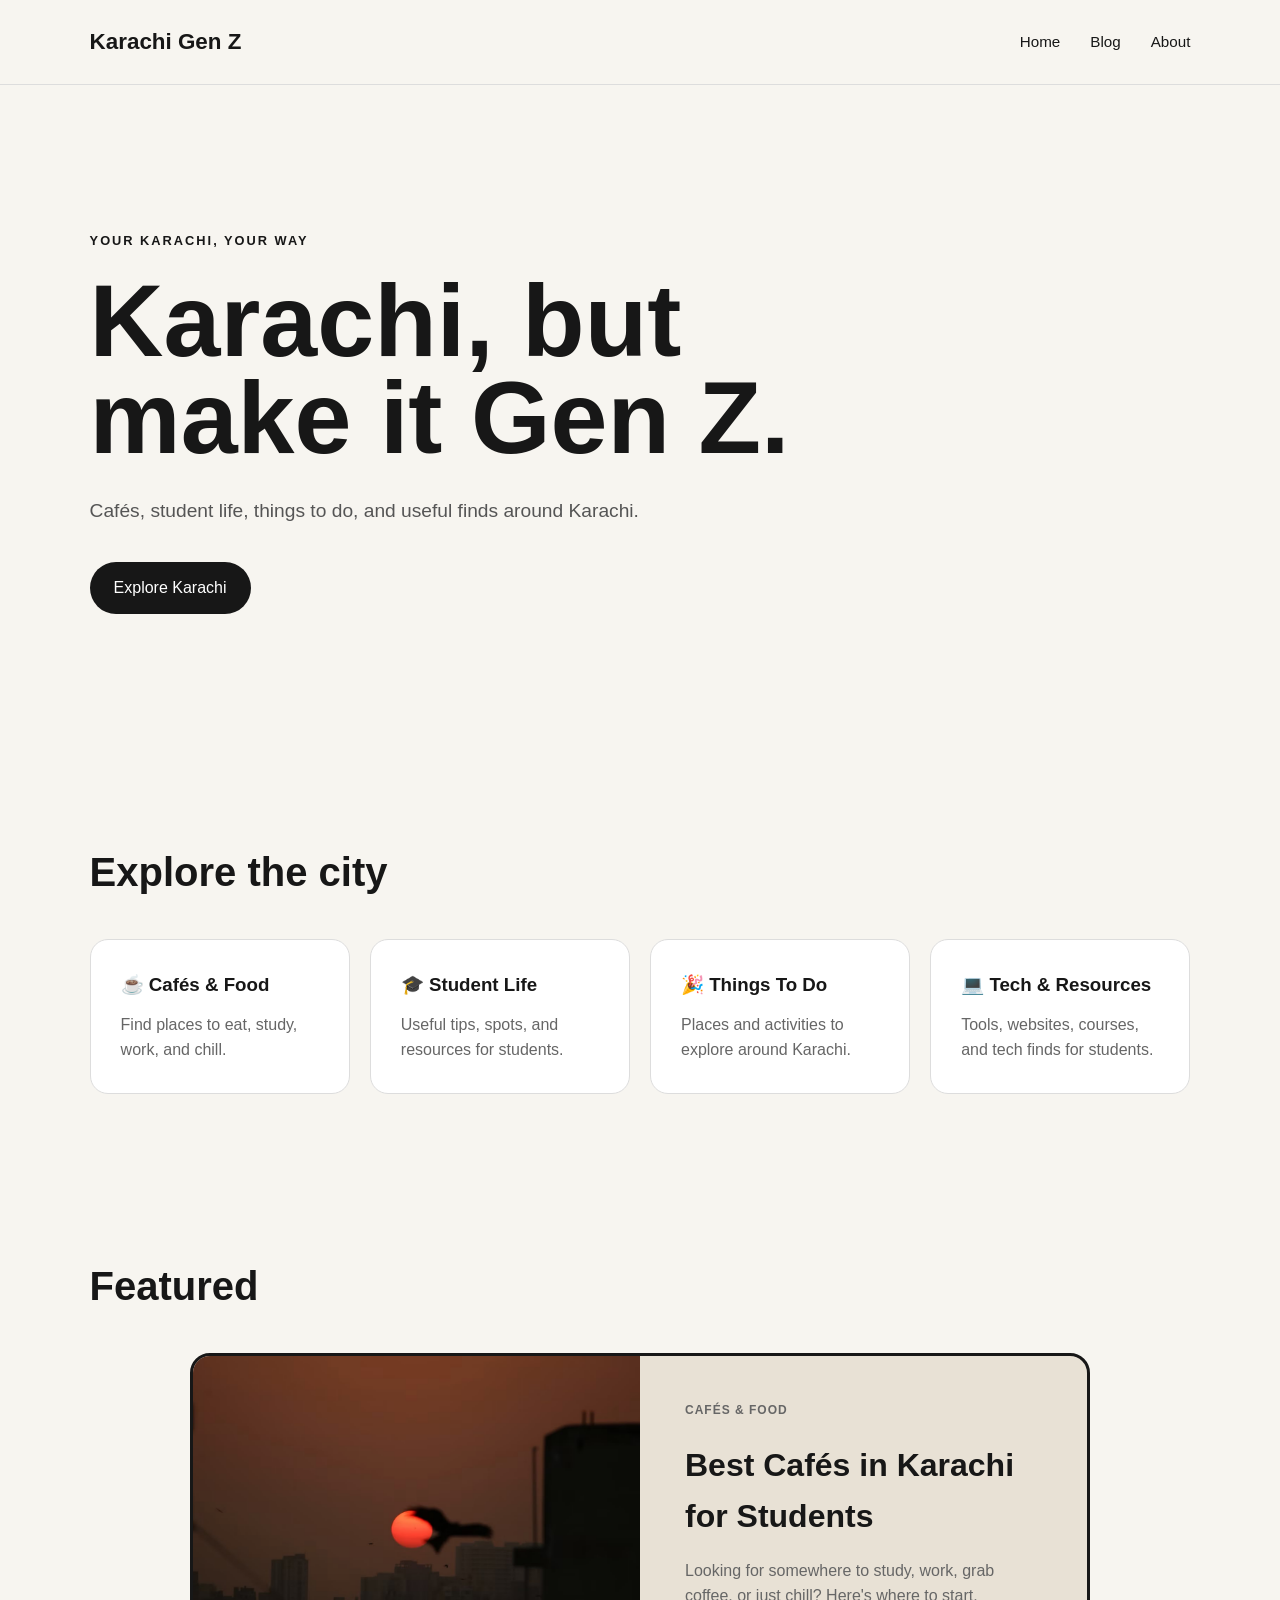
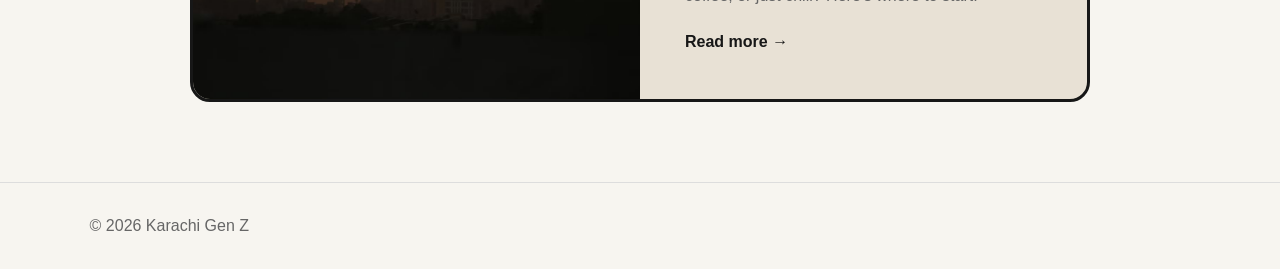
<file: index.html>
<!DOCTYPE html>
<html lang="en">
<head>
    <meta charset="UTF-8">
    <meta name="viewport" content="width=device-width, initial-scale=1.0">
    <title>Karachi Gen Z | Cafés, Things to Do & Student Life</title>
    <meta name="description"
        content="Karachi Gen Z — a guide to cafés, student life, things to do, and useful resources in Karachi.">
    <link rel="stylesheet" href="style.css">
</head>
<body>
    <header>
        <nav aria-label="Main navigation">
            <a href="index.html" class="logo">Karachi Gen Z</a>
            <div class="nav-links">
                <a href="index.html">Home</a>
                <a href="blog.html">Blog</a>
                <a href="about.html">About</a>
            </div>
        </nav>
    </header>
    <main>
        <section class="hero">
            <p class="eyebrow">YOUR KARACHI, YOUR WAY</p>
            <h1>Karachi, but make it Gen Z.</h1>
            <p class="hero-text">
                Cafés, student life, things to do, and useful finds around Karachi.
            </p>
            <a href="blog.html" class="button">Explore Karachi</a>
        </section>
        <section class="categories">
            <h2>Explore the city</h2>
            <div class="category-grid">
                <div class="category-card">
                    <h3>☕ Cafés & Food</h3>
                    <p>Find places to eat, study, work, and chill.</p>
                </div>
                <div class="category-card">
                    <h3>🎓 Student Life</h3>
                    <p>Useful tips, spots, and resources for students.</p>
                </div>
                <div class="category-card">
                    <h3>🎉 Things To Do</h3>
                    <p>Places and activities to explore around Karachi.</p>
                </div>
                <div class="category-card">
                    <h3>💻 Tech & Resources</h3>
                    <p>Tools, websites, courses, and tech finds for students.</p>
                </div>
            </div>
        </section>
        <section class="featured">
            <h2>Featured</h2>
            <article class="article-card">
                <div class="article-image">
                    <img src="images/karachi.jpg" alt="Karachi city">
                </div>
                <div class="article-content">
                    <p class="article-category">CAFÉS & FOOD</p>
                    <h3>Best Cafés in Karachi for Students</h3>
                    <p>
                        Looking for somewhere to study, work, grab coffee,
                        or just chill? Here's where to start.
                    </p>
                    <a href="blog.html">Read more →</a>
                </div>
            </article>
        </section>
    </main>
    <footer>
        <p>© 2026 Karachi Gen Z</p>
    </footer>
</body>
</html>
</file>
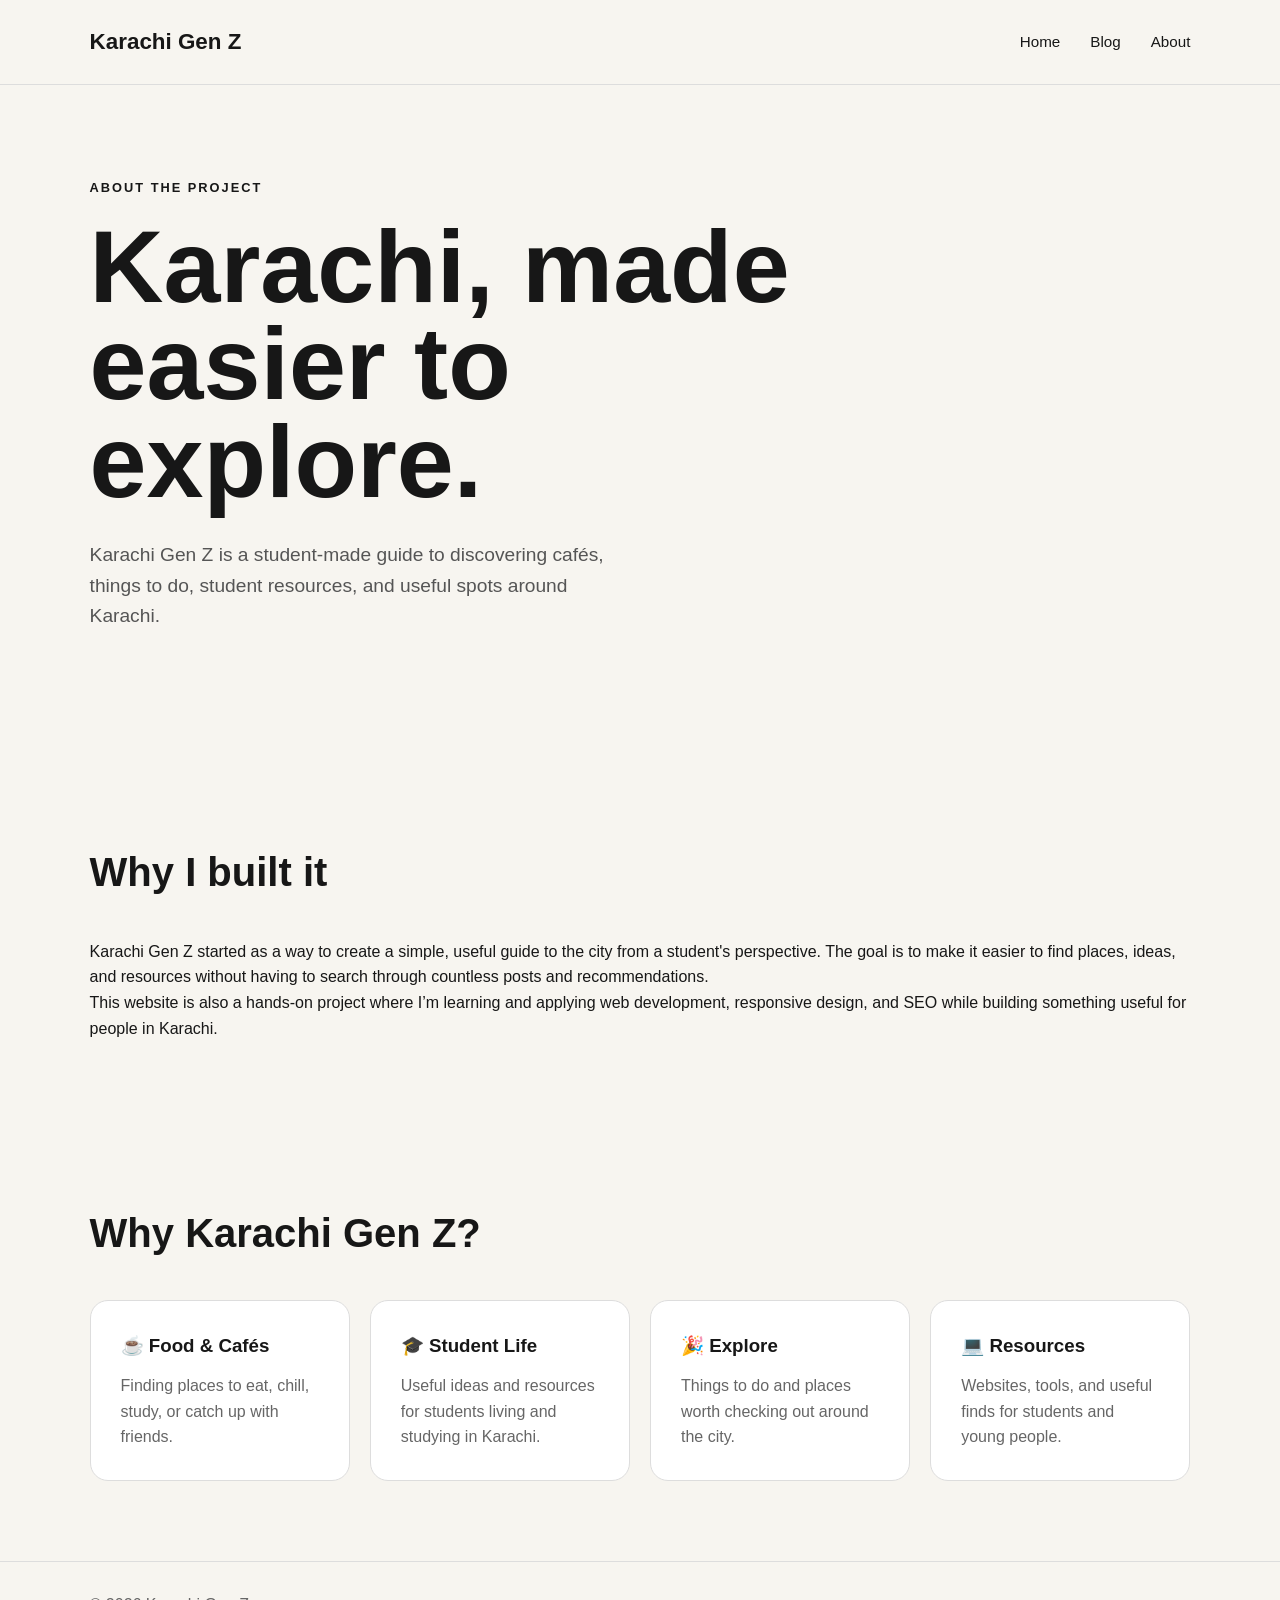
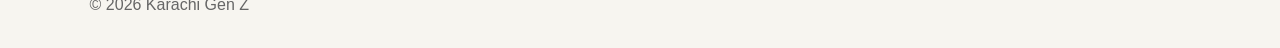
<file: about.html>
<!DOCTYPE html>
<html lang="en">
<head>
    <meta charset="UTF-8">
    <meta name="viewport" content="width=device-width, initial-scale=1.0">
    <title>About | Karachi Gen Z</title>
    <meta name="description" content="About Karachi Gen Z — a simple guide to Karachi for students and Gen Z.">
    <link rel="stylesheet" href="style.css">
</head>
<body>
    <header>
        <nav aria-label="Main navigation">
            <a href="index.html" class="logo">Karachi Gen Z</a>
            <div class="nav-links">
                <a href="index.html">Home</a>
                <a href="blog.html">Blog</a>
                <a href="about.html">About</a>
            </div>
        </nav>
    </header>
    <main>
        <section class="hero">
            <p class="eyebrow">ABOUT THE PROJECT</p>
            <h1>Karachi, made easier to explore.</h1>
            <p class="hero-text">
                Karachi Gen Z is a student-made guide to discovering
                cafés, things to do, student resources, and useful spots
                around Karachi.
            </p>
        </section>
        </section>

        <section class="featured">

            <h2>Why I built it</h2>

            <p>
                Karachi Gen Z started as a way to create a simple,
                useful guide to the city from a student's perspective.
                The goal is to make it easier to find places, ideas,
                and resources without having to search through
                countless posts and recommendations.
            </p>

            <p>
                This website is also a hands-on project where I’m
                learning and applying web development, responsive
                design, and SEO while building something useful for
                people in Karachi.
            </p>

        </section>
    </main>
        <section class="categories">
            <h2>Why Karachi Gen Z?</h2>
            <div class="category-grid">
                <div class="category-card">
                    <h3>☕ Food & Cafés</h3>
                    <p>
                        Finding places to eat, chill, study, or catch up
                        with friends.
                    </p>
                </div>
                <div class="category-card">
                    <h3>🎓 Student Life</h3>
                    <p>
                        Useful ideas and resources for students living
                        and studying in Karachi.
                    </p>
                </div>
                <div class="category-card">
                    <h3>🎉 Explore</h3>
                    <p>
                        Things to do and places worth checking out
                        around the city.
                    </p>
                </div>
                <div class="category-card">
                    <h3>💻 Resources</h3>
                    <p>
                        Websites, tools, and useful finds for students
                        and young people.
                    </p>
                </div>
            </div>
        </section>
    </main>
    <footer>
        <p>© 2026 Karachi Gen Z</p>
    </footer>
</body>
</html>
</file>
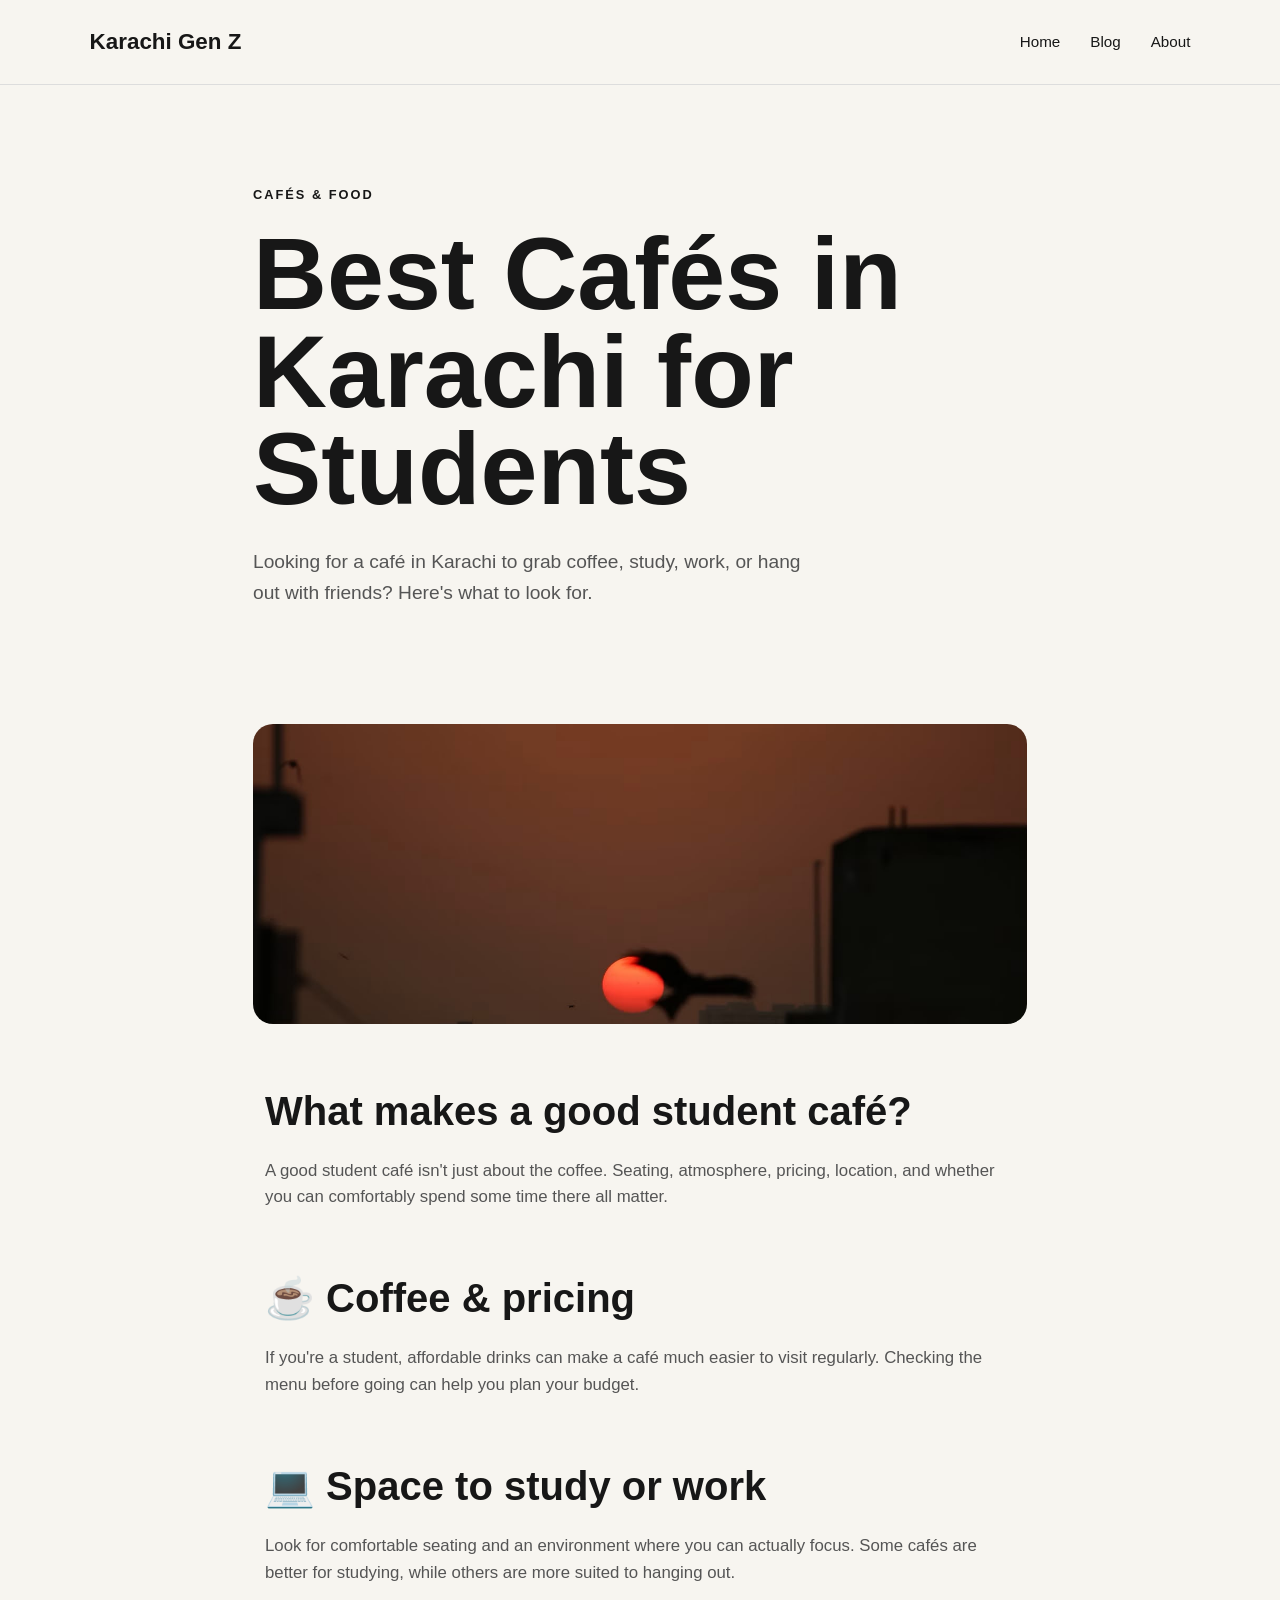
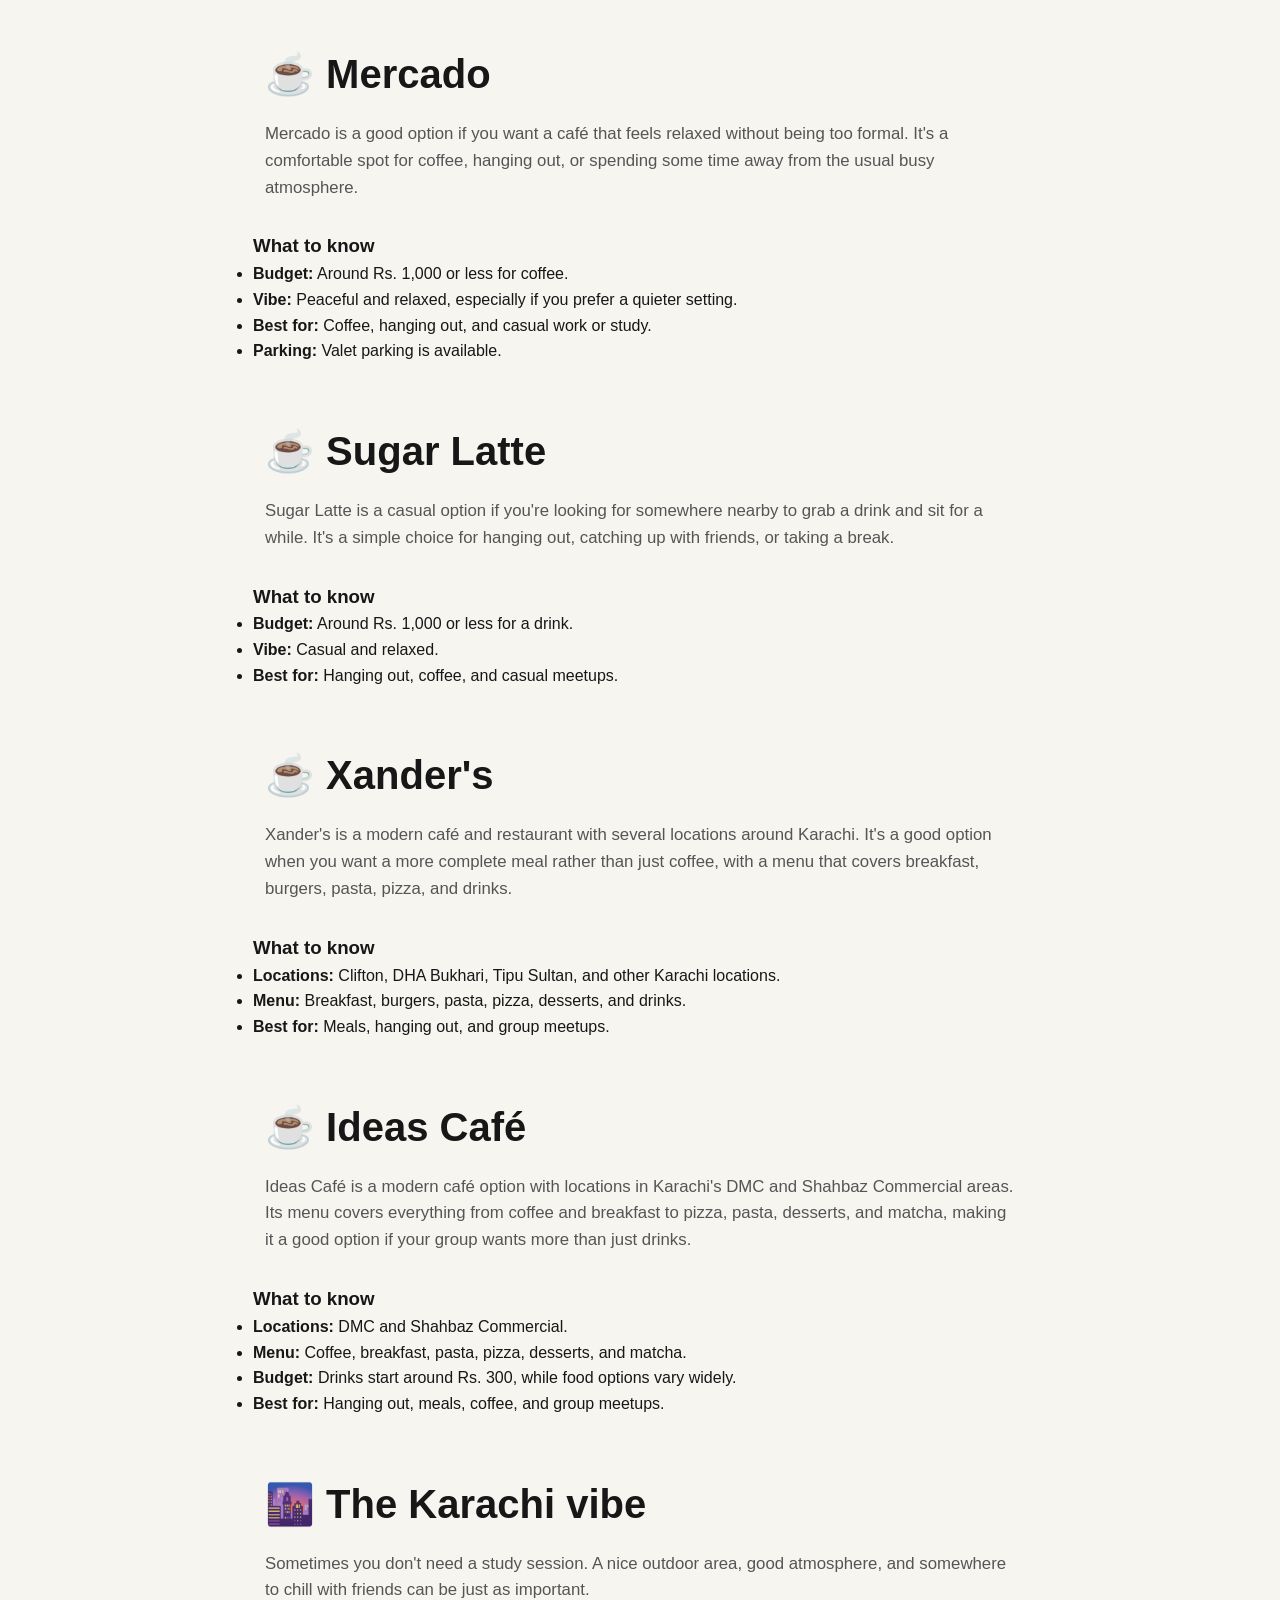
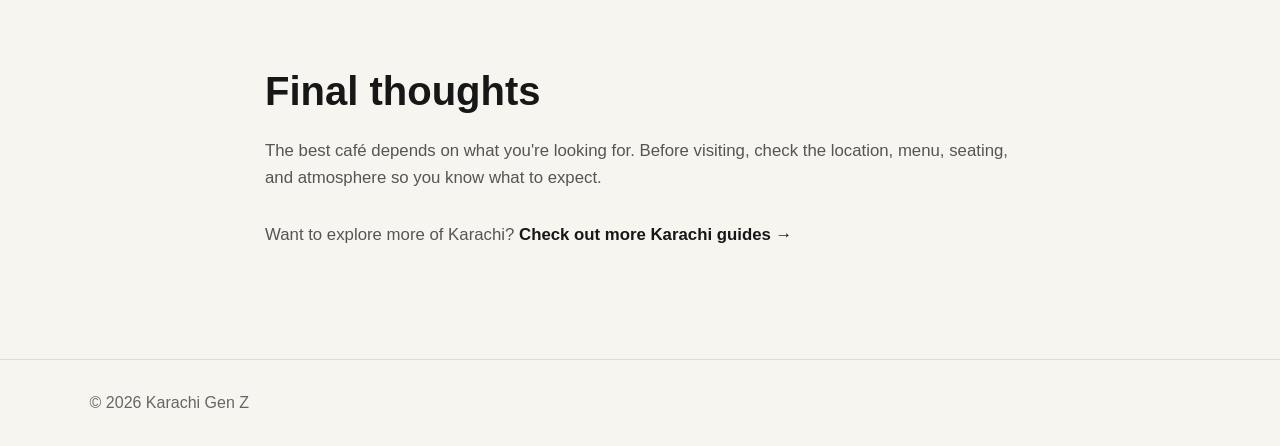
<file: best-cafes-in-karachi.html>
<!DOCTYPE html>
<html lang="en">

<head>
    <meta charset="UTF-8">
    <meta name="viewport" content="width=device-width, initial-scale=1.0">
    <title>Best Cafés in Karachi for Students | Karachi Gen Z</title>
    <meta name="description"
        content="Looking for student-friendly cafés in Karachi? Explore cafés for coffee, studying, working, and hanging out.">
    <link rel="stylesheet" href="style.css">
</head>

<body>
    <header>
        <nav aria-label="Main navigation">
            <a href="index.html" class="logo">Karachi Gen Z</a>
            <div class="nav-links">
                <a href="index.html">Home</a>
                <a href="blog.html">Blog</a>
                <a href="about.html">About</a>
            </div>
        </nav>
    </header>
    <main>
        <article>
            <section class="hero">
                <p class="eyebrow">CAFÉS & FOOD</p>
                <h1>Best Cafés in Karachi for Students</h1>
                <p class="hero-text">
                    Looking for a café in Karachi to grab coffee,
                    study, work, or hang out with friends?
                    Here's what to look for.
                </p>
            </section>
            <section class="featured">
                <img
    src="images/karachi.jpg"
    alt="Karachi city skyline">
                <h2>What makes a good student café?</h2>
                <p>
                    A good student café isn't just about the coffee.
                    Seating, atmosphere, pricing, location, and whether
                    you can comfortably spend some time there all matter.
                </p>
                <h2>☕ Coffee & pricing</h2>
                <p>
                    If you're a student, affordable drinks can make a
                    café much easier to visit regularly. Checking the
                    menu before going can help you plan your budget.
                </p>
                <h2>💻 Space to study or work</h2>
                <p>
                    Look for comfortable seating and an environment
                    where you can actually focus. Some cafés are better
                    for studying, while others are more suited to
                    hanging out.
                </p>
                <h2>☕ Mercado</h2>
                <p>
                    Mercado is a good option if you want a café that feels relaxed
                    without being too formal. It's a comfortable spot for coffee,
                    hanging out, or spending some time away from the usual busy
                    atmosphere.
                </p>
                <h3>What to know</h3>
                <ul>
                    <li><strong>Budget:</strong> Around Rs. 1,000 or less for coffee.</li>
                    <li><strong>Vibe:</strong> Peaceful and relaxed, especially if you prefer a quieter setting.</li>
                    <li><strong>Best for:</strong> Coffee, hanging out, and casual work or study.</li>
                    <li><strong>Parking:</strong> Valet parking is available.</li>
                </ul>
                <h2>☕ Sugar Latte</h2>
                <p>
                    Sugar Latte is a casual option if you're looking for somewhere
                    nearby to grab a drink and sit for a while. It's a simple choice
                    for hanging out, catching up with friends, or taking a break.
                </p>

                <h3>What to know</h3>

                <ul>
                    <li><strong>Budget:</strong> Around Rs. 1,000 or less for a drink.</li>
                    <li><strong>Vibe:</strong> Casual and relaxed.</li>
                    <li><strong>Best for:</strong> Hanging out, coffee, and casual meetups.</li>
                </ul>
                <h2>☕ Xander's</h2>
<p>
    Xander's is a modern café and restaurant with several locations
    around Karachi. It's a good option when you want a more complete
    meal rather than just coffee, with a menu that covers breakfast,
    burgers, pasta, pizza, and drinks.
</p>
<h3>What to know</h3>
<ul>
    <li><strong>Locations:</strong> Clifton, DHA Bukhari, Tipu Sultan, and other Karachi locations.</li>
    <li><strong>Menu:</strong> Breakfast, burgers, pasta, pizza, desserts, and drinks.</li>
    <li><strong>Best for:</strong> Meals, hanging out, and group meetups.</li>
</ul>
<h2>☕ Ideas Café</h2>
<p>
    Ideas Café is a modern café option with locations in Karachi's
    DMC and Shahbaz Commercial areas. Its menu covers everything from
    coffee and breakfast to pizza, pasta, desserts, and matcha,
    making it a good option if your group wants more than just drinks.
</p>
<h3>What to know</h3>
<ul>
    <li><strong>Locations:</strong> DMC and Shahbaz Commercial.</li>
    <li><strong>Menu:</strong> Coffee, breakfast, pasta, pizza, desserts, and matcha.</li>
    <li><strong>Budget:</strong> Drinks start around Rs. 300, while food options vary widely.</li>
    <li><strong>Best for:</strong> Hanging out, meals, coffee, and group meetups.</li>
</ul>
                <h2>🌆 The Karachi vibe</h2>
                <p>
                    Sometimes you don't need a study session. A nice
                    outdoor area, good atmosphere, and somewhere to
                    chill with friends can be just as important.
                </p>
                <h2>Final thoughts</h2>
                <p>
                    The best café depends on what you're looking for.
                    Before visiting, check the location, menu, seating,
                    and atmosphere so you know what to expect.
                </p>
                <p>
                    Want to explore more of Karachi?
                    <a href="blog.html">Check out more Karachi guides →</a>
                </p>
            </section>
        </article>
    </main>
    <footer>
        <p>© 2026 Karachi Gen Z</p>
    </footer>
</body>

</html>
</file>
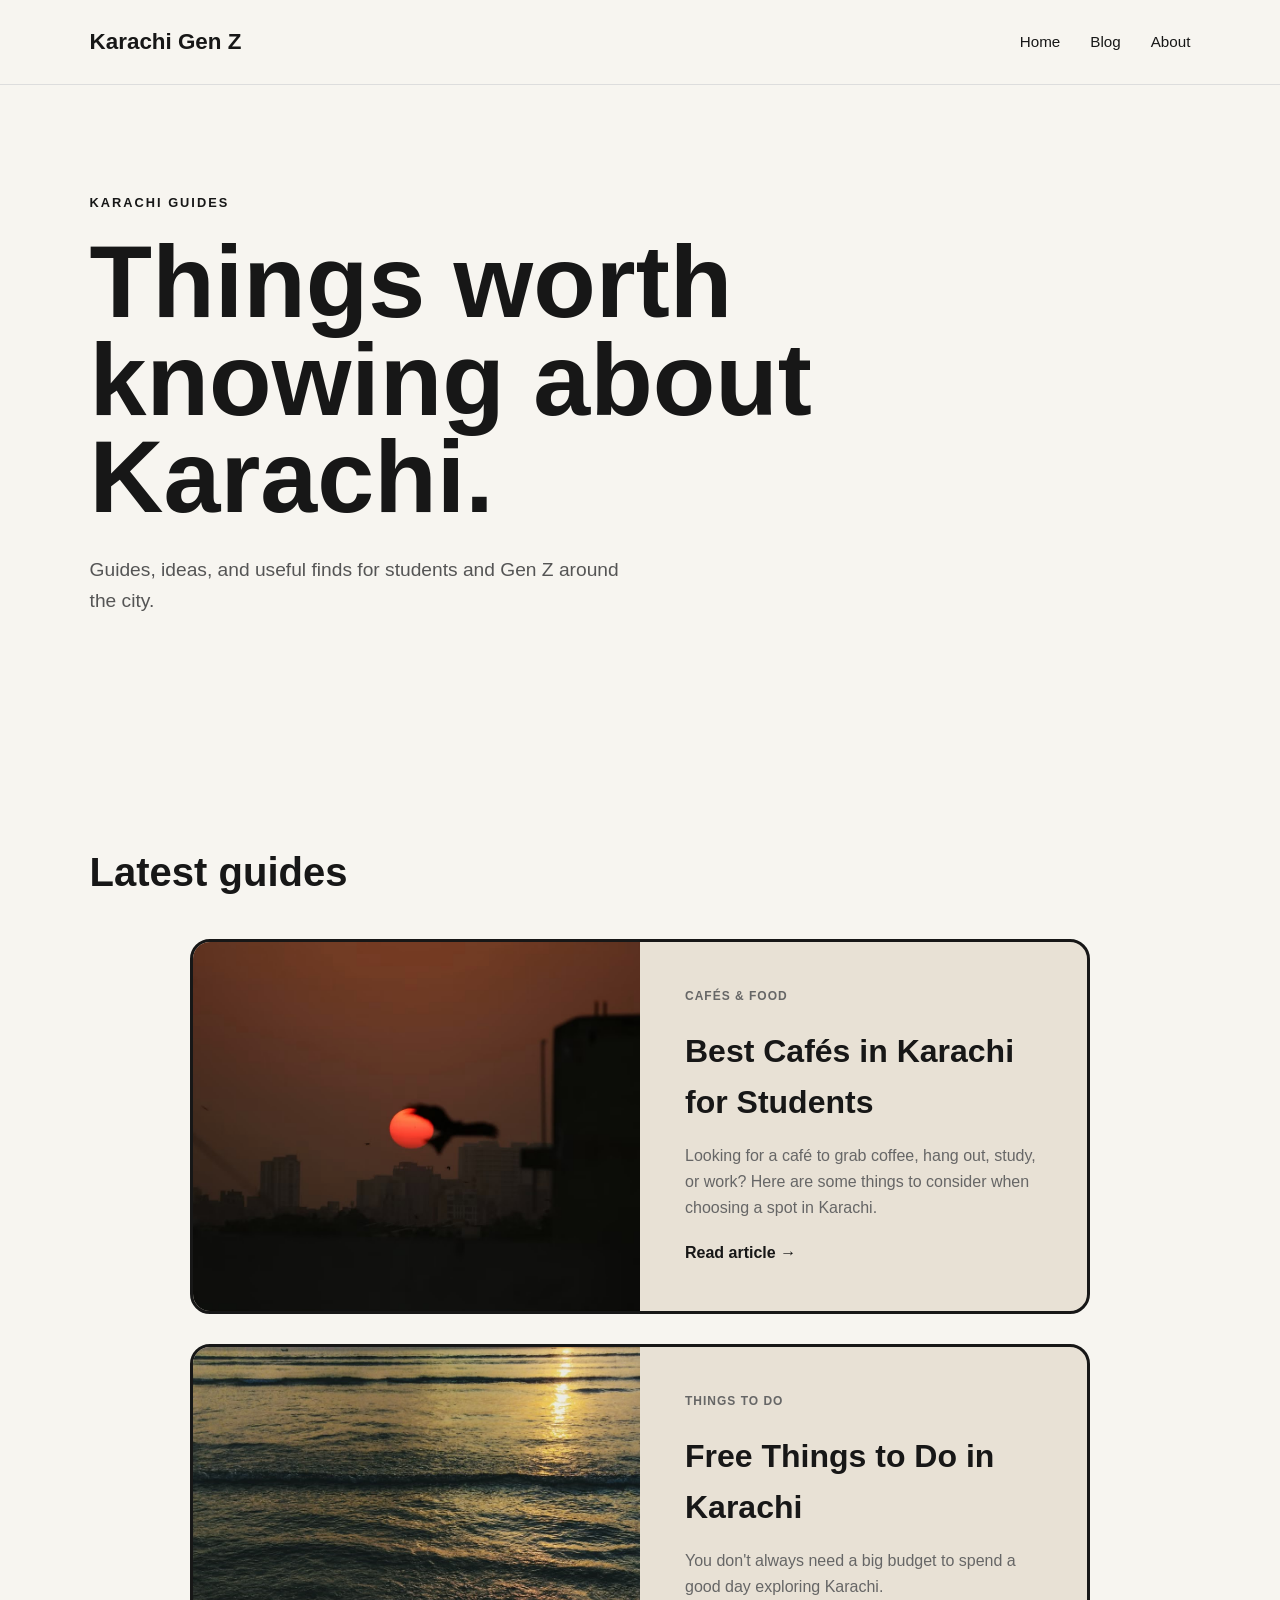
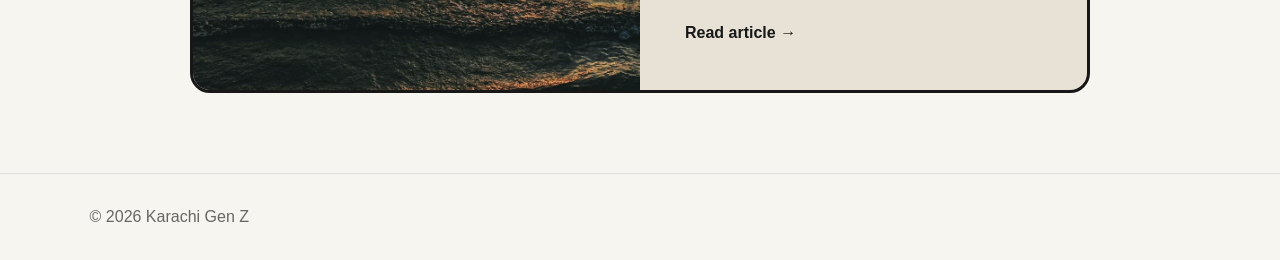
<file: blog.html>
<!DOCTYPE html>
<html lang="en">
<head>
    <meta charset="UTF-8">
    <meta name="viewport" content="width=device-width, initial-scale=1.0">
    <title>Karachi Guides | Karachi Gen Z</title>
    <meta name="description" content="Simple guides to cafés, student life, things to do, and useful places around Karachi.">
    <link rel="stylesheet" href="style.css">
</head>
<body>
    <header>
        <nav aria-label="Main navigation">
            <a href="index.html" class="logo">Karachi Gen Z</a>
            <div class="nav-links">
                <a href="index.html">Home</a>
                <a href="blog.html">Blog</a>
                <a href="about.html">About</a>
            </div>
        </nav>
    </header>
    <main>
        <section class="hero">
            <p class="eyebrow">KARACHI GUIDES</p>
            <h1>Things worth knowing about Karachi.</h1>
            <p class="hero-text">
                Guides, ideas, and useful finds for students and Gen Z
                around the city.
            </p>
        </section>
        <section class="featured">
            <h2>Latest guides</h2>
            <article class="article-card">
                <div class="article-image">
                    <img src="images/karachi.jpg" alt="Karachi city skyline">
                </div>
                <div class="article-content">
                    <p class="article-category">CAFÉS & FOOD</p>
                    <h3>Best Cafés in Karachi for Students</h3>
                    <p>
                        Looking for a café to grab coffee, hang out,
                        study, or work? Here are some things to consider
                        when choosing a spot in Karachi.
                    </p>
                    <a href="best-cafes-in-karachi.html">Read article →</a>
                </div>
            </article>
            <article class="article-card">
    <div class="article-image">
        <img src="images/things-to-do.jpeg" alt="Karachi city">
    </div>
    <div class="article-content">
        <p class="article-category">THINGS TO DO</p>
        <h3>Free Things to Do in Karachi</h3>
        <p>
            You don't always need a big budget to spend
            a good day exploring Karachi.
        </p>
        <a href="free-things-to-do-in-karachi.html">
            Read article →
        </a>
    </div>
</article>
        </section>
    </main>
    <footer>
        <p>© 2026 Karachi Gen Z</p>
    </footer>
</body>
</html>
</file>
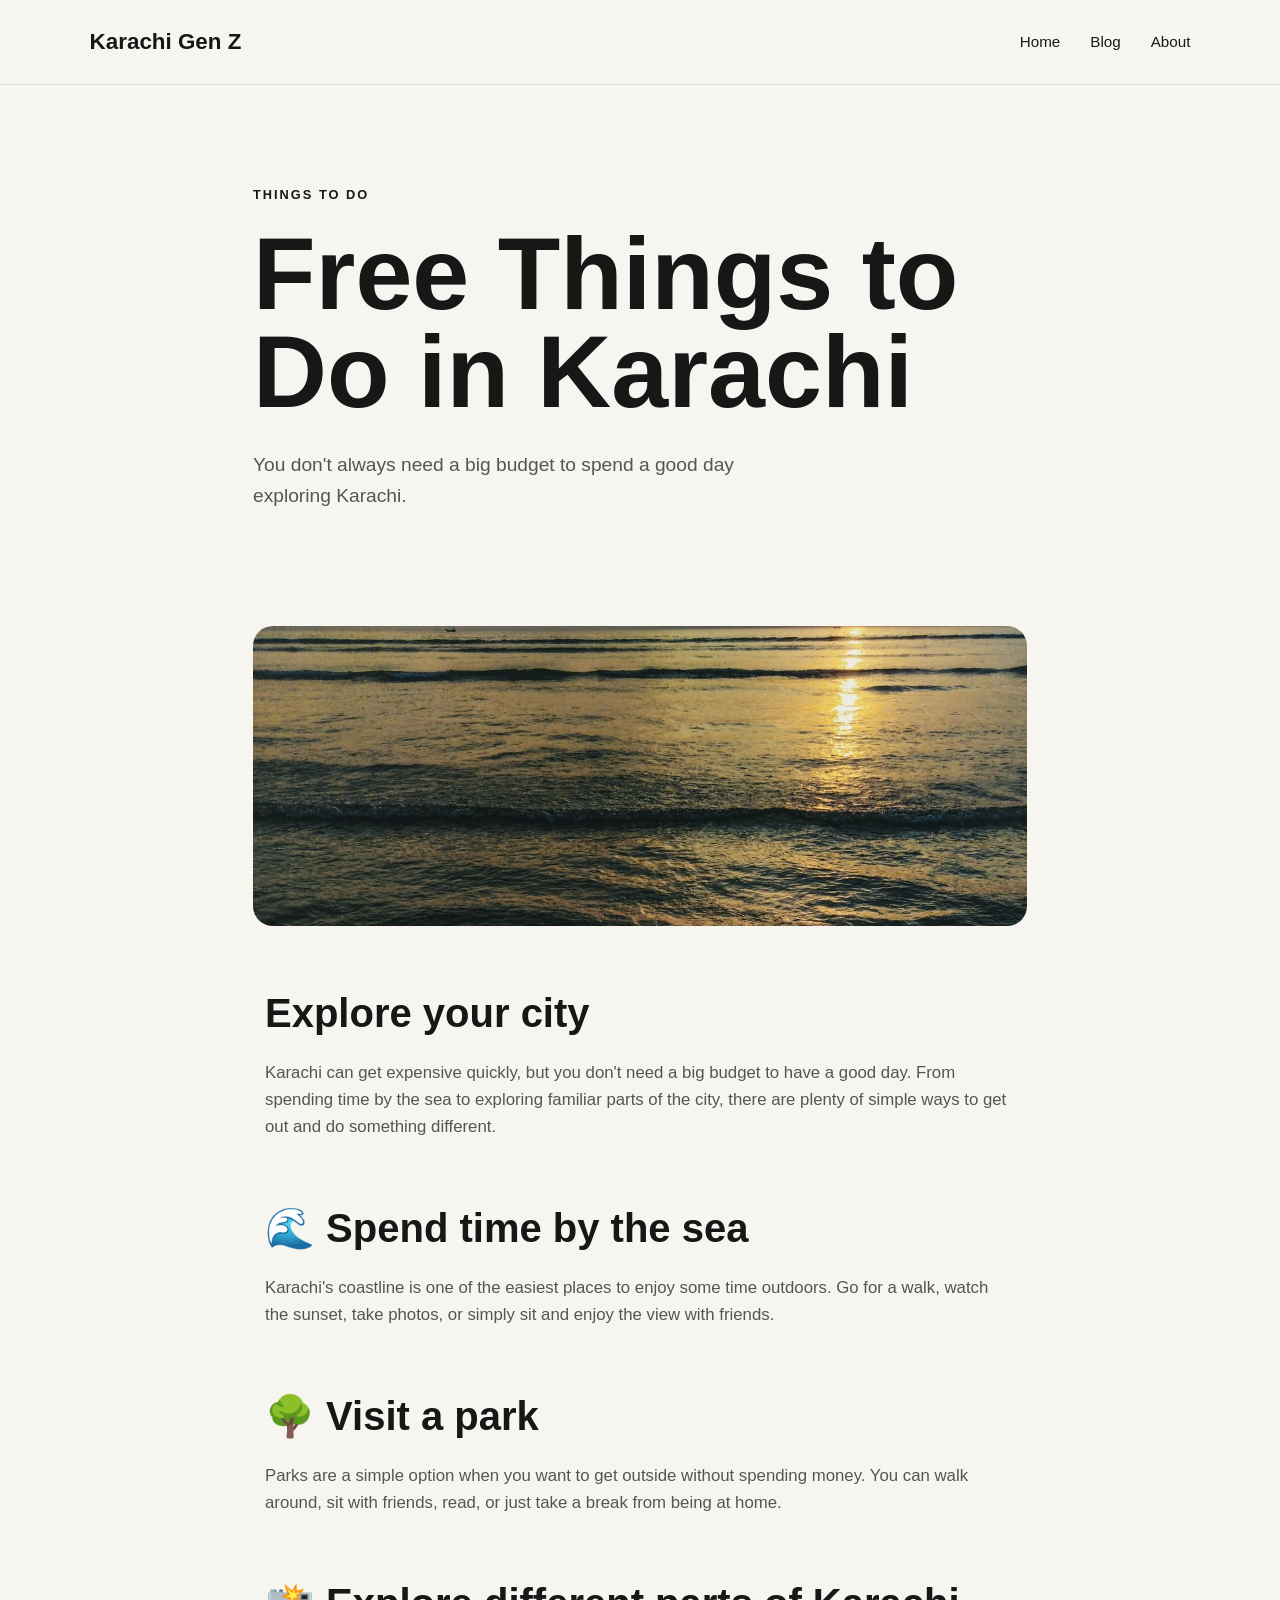
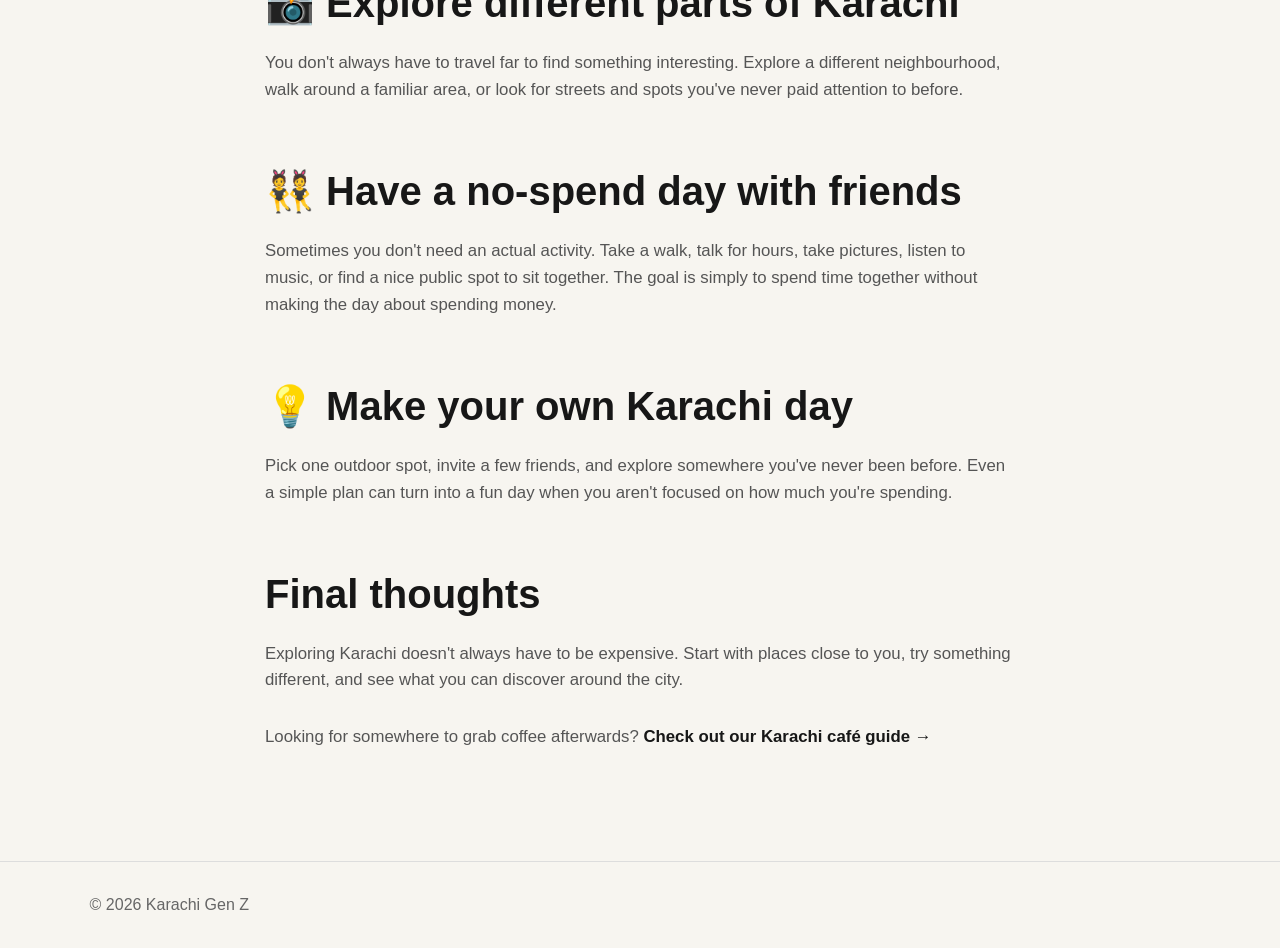
<file: free-things-to-do-in-karachi.html>
<!DOCTYPE html>
<html lang="en">
<head>
    <meta charset="UTF-8">
    <meta name="viewport" content="width=device-width, initial-scale=1.0">
    <title>Free Things to Do in Karachi | Karachi Gen Z</title>
    <meta name="description" content="Looking for free things to do in Karachi? Here are simple ideas for exploring the city without spending much.">
    <link rel="stylesheet" href="style.css">
</head>
<body>
    <header>
        <nav aria-label="Main navigation">
            <a href="index.html" class="logo">Karachi Gen Z</a>
            <div class="nav-links">
                <a href="index.html">Home</a>
                <a href="blog.html">Blog</a>
                <a href="about.html">About</a>
            </div>
        </nav>
    </header>
    <main>
        <article>
            <section class="hero">
                <p class="eyebrow">THINGS TO DO</p>
                <h1>Free Things to Do in Karachi</h1>
                <p class="hero-text">
                    You don't always need a big budget to spend
                    a good day exploring Karachi.
                </p>
            </section>
            <section class="featured">
                <img
    src="images/things-to-do.jpeg"
    alt="Karachi beach at sunset"
>

<h2>Explore your city</h2>

<p>
    Karachi can get expensive quickly, but you don't need a big
    budget to have a good day. From spending time by the sea to
    exploring familiar parts of the city, there are plenty of
    simple ways to get out and do something different.
</p>

<h2>🌊 Spend time by the sea</h2>

<p>
    Karachi's coastline is one of the easiest places to enjoy
    some time outdoors. Go for a walk, watch the sunset, take
    photos, or simply sit and enjoy the view with friends.
</p>

<h2>🌳 Visit a park</h2>

<p>
    Parks are a simple option when you want to get outside
    without spending money. You can walk around, sit with
    friends, read, or just take a break from being at home.
</p>

<h2>📸 Explore different parts of Karachi</h2>

<p>
    You don't always have to travel far to find something
    interesting. Explore a different neighbourhood, walk
    around a familiar area, or look for streets and spots
    you've never paid attention to before.
</p>

<h2>👯 Have a no-spend day with friends</h2>

<p>
    Sometimes you don't need an actual activity. Take a walk,
    talk for hours, take pictures, listen to music, or find a
    nice public spot to sit together. The goal is simply to
    spend time together without making the day about spending
    money.
</p>

<h2>💡 Make your own Karachi day</h2>

<p>
    Pick one outdoor spot, invite a few friends, and explore
    somewhere you've never been before. Even a simple plan can
    turn into a fun day when you aren't focused on how much
    you're spending.
</p>

<h2>Final thoughts</h2>

<p>
    Exploring Karachi doesn't always have to be expensive.
    Start with places close to you, try something different,
    and see what you can discover around the city.
</p>

<p>
    Looking for somewhere to grab coffee afterwards?
    <a href="best-cafes-in-karachi.html">
        Check out our Karachi café guide →
    </a>
</p>
            </section>
        </article>
    </main>
    <footer>
        <p>© 2026 Karachi Gen Z</p>
    </footer>
</body>
</html>
</file>
<file: style.css>
* {
    margin: 0;
    padding: 0;
    box-sizing: border-box;
}

body {
    font-family: Arial, sans-serif;
    background: #f7f5f0;
    color: #171717;
    line-height: 1.6;
}

header {
    padding: 24px 7%;
    border-bottom: 1px solid #ddd;
}

nav {
    display: flex;
    justify-content: space-between;
    align-items: center;
}

.logo {
    font-size: 1.4rem;
    font-weight: bold;
    color: #171717;
    text-decoration: none;
}

.nav-links {
    display: flex;
    gap: 30px;
}

.nav-links a {
    color: #171717;
    text-decoration: none;
    font-size: 0.95rem;
    display: inline-block;
    transition: all 0.3s ease;
}

.nav-links a:hover {
    color: #777;
    transform: translateY(-6px);
}

.hero {
    min-height: 75vh;
    display: flex;
    flex-direction: column;
    justify-content: center;
    padding: 80px 7%;
    max-width: 1000px;
}

.eyebrow {
    font-size: 0.8rem;
    font-weight: bold;
    letter-spacing: 2px;
    margin-bottom: 20px;
}

.hero h1 {
    font-size: clamp(3rem, 8vw, 7rem);
    line-height: 0.95;
    max-width: 850px;
    margin-bottom: 30px;
}

.hero-text {
    font-size: 1.2rem;
    max-width: 550px;
    margin-bottom: 35px;
    color: #555;
}

.button {
    display: inline-block;
    width: fit-content;
    padding: 13px 24px;
    background: #171717;
    color: white;
    text-decoration: none;
    border-radius: 30px;
}

.categories,
.featured {
    padding: 80px 7%;
}

h2 {
    font-size: 2.5rem;
    margin-bottom: 35px;
}

.category-grid {
    display: grid;
    grid-template-columns: repeat(4, 1fr);
    gap: 20px;
}

.category-card {
    background: white;
    padding: 30px;
    border: 1px solid #ddd;
    border-radius: 18px;
}

.category-card h3 {
    margin-bottom: 12px;
}

.category-card p {
    color: #666;
}

.article-card {
    display: grid;
    grid-template-columns: 1fr 1fr;
    background: #e8e1d5;
    border: 3px solid #171717;
    border-radius: 20px;
    overflow: hidden;
}

.article-image img {
    width: 100%;
    height: 100%;
    object-fit: cover;
    object-position: center top;
}

.article-content {
    padding: 45px;
}

.article-category {
    font-size: 0.75rem;
    font-weight: bold;
    letter-spacing: 1px;
    margin-bottom: 15px;
}

.article-content h3 {
    font-size: 2rem;
    margin-bottom: 15px;
}

.article-content p {
    color: #666;
    margin-bottom: 20px;
}

.article-content a,
article .featured a {
    color: #171717;
    font-weight: bold;
    text-decoration: none;
    transition: all 0.3s ease;
}

.article-content a:hover,
article .featured a:hover {
    color: #777;
    margin-left: 5px;
}

footer {
    padding: 30px 7%;
    border-top: 1px solid #ddd;
    color: #666;
}

/* Article page */

article {
    max-width: 900px;
    margin: 0 auto;
}

article .hero {
    max-width: 900px;
    min-height: auto;
    padding-top: 100px;
    padding-bottom: 60px;
}

article .featured {
    padding-top: 20px;
}

article .featured > p,
article .featured > h2 {
    max-width: 750px;
    margin-left: auto;
    margin-right: auto;
}

article .featured > p {
    font-size: 1.05rem;
    color: #555;
    margin-bottom: 30px;
}

article .featured > h2 {
    margin-top: 55px;
    margin-bottom: 15px;
}

article .featured > img {
    display: block;
    width: 100%;
    height: 300px;
    object-fit: cover;
    object-position: center top;
    border-radius: 20px;
    margin-bottom: 50px;
}

.article-card + .article-card {
    margin-top: 30px;
}

/* Mobile */

@media (max-width: 700px) {

    header {
        padding: 20px 5%;
    }

    .nav-links {
        gap: 15px;
    }

    .nav-links a {
        font-size: 0.85rem;
    }

    .hero {
        min-height: 65vh;
        padding: 60px 5%;
    }

    .hero h1 {
        font-size: 3rem;
    }

    .hero-text {
        font-size: 1rem;
    }

    .categories,
    .featured {
        padding: 60px 5%;
    }

    h2 {
        font-size: 2rem;
    }

    .category-grid {
        grid-template-columns: 1fr;
    }

    .article-card {
        grid-template-columns: 1fr;
    }

    .article-image {
        height: 250px;
    }

    .article-content {
        padding: 30px;
    }

    article .hero {
        padding: 60px 5% 40px;
    }

    article .featured {
        padding: 20px 5% 60px;
    }

    article .featured > img {
        height: 250px;
        margin-bottom: 35px;
    }
}
</file>
